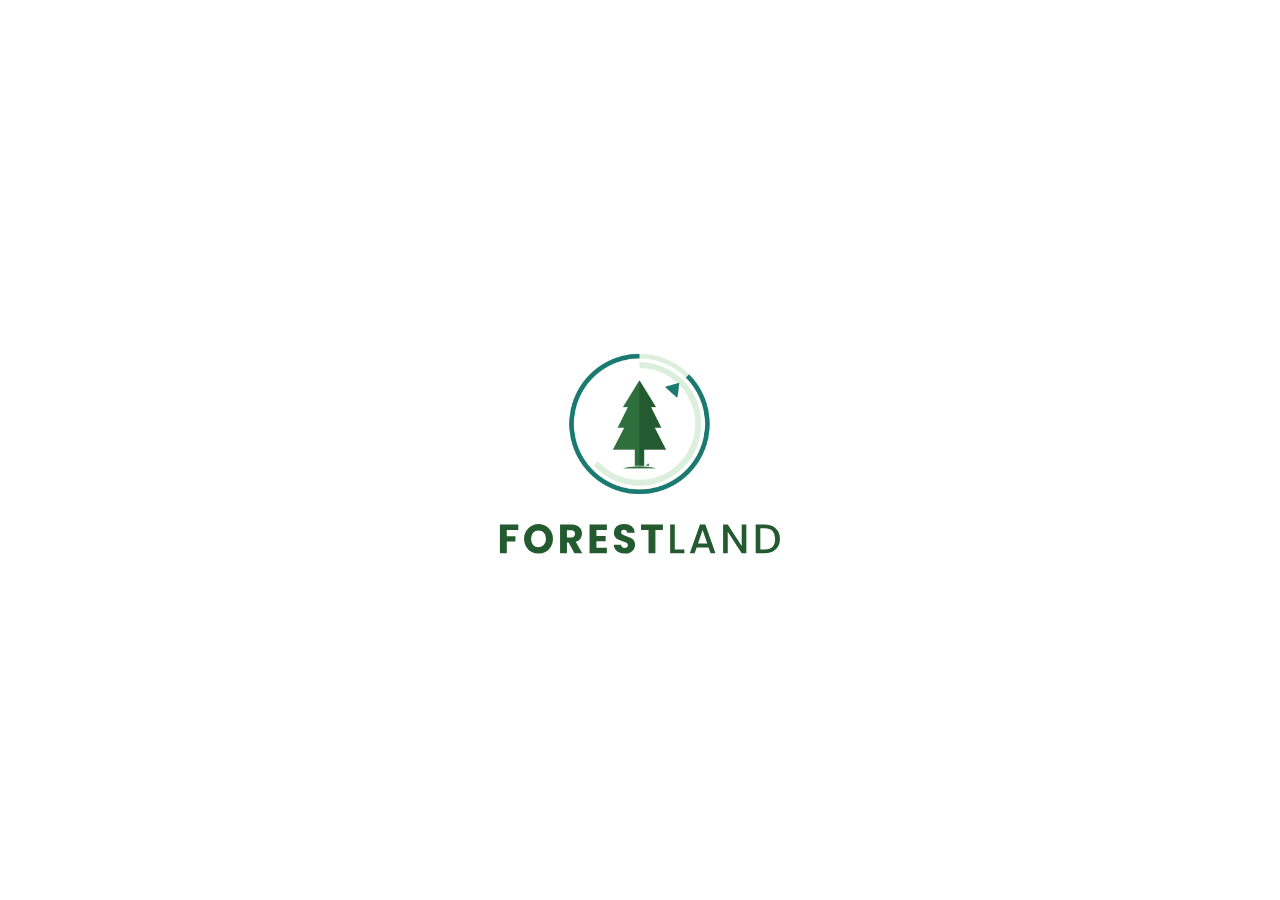
<file: Forestland/web/index.html>
<!doctype html>
<html lang="en"><head><meta charset="utf-8">
<meta name="viewport" content="width=device-width,initial-scale=1">
<title>Forestland</title>
<link rel="stylesheet" href="style.css">
<script src="fit.js"></script>
</head><body>
<div id="app">

<section id="loading" class="screen on"><div class="lock" role="img" aria-label="Forestland"><img class="mk lt" src="logo.png" alt=""><img class="mk dt" src="logo-dark.png" alt=""><img class="wm lt" src="wordmark.svg" alt=""><img class="wm dt" src="wordmark-light.svg" alt=""></div></section>

<section id="home" class="screen">
  <header class="bar">
    <button class="ic" id="btnMenu" aria-label="Menu"><svg viewBox="0 0 24 24"><path d="M3 8h18M3 16h12" stroke="currentColor" stroke-width="2.4" stroke-linecap="round"/></svg></button>
    <div class="pills"><span class="pill cn" id="pillCoin"></span><span class="pill gm" id="pillGem"></span></div>
    <button class="avatar" id="btnAvatar" aria-label="Settings"></button>
  </header>
  <div class="homerow"><button class="topsw homesw" role="switch" aria-checked="false" aria-label="Keep Forestland always on top"><span>Always on top</span><i></i><b>OFF</b></button><button id="btnSync" class="syncbtn">⟳ Sync</button></div>
  <div class="home-wrap">
    <div class="home-l">
      <p id="focusLine" class="focusline"></p>
      <input id="title" type="hidden">
      <div class="stage" id="stage"><div id="bubble" class="bubble" role="button" tabindex="0" aria-label="Your plant. Drag around it or scroll to set the time, click to change plant"></div></div>
    </div>
    <div class="home-r">
      <div id="timeBig" class="big">00:00</div>
      <p class="hint" id="modeHint"></p>
      <button class="cta" id="btnStart">Start Focus</button>
    </div>
  </div>
</section>

<section id="session" class="screen meadow">
  <button class="ic mute" id="btnMute" aria-label="Mute"></button>
  <div class="sidebtns"><button id="sWidget" class="widgetbtn" title="Open the desktop widget">▭ Widget</button><button class="topsw" role="switch" aria-checked="false" aria-label="Keep Forestland always on top"><span>Always on top</span><i></i><b>OFF</b></button></div>
  <input id="sTitle" type="hidden">
  <div class="patch"></div><div id="sTree" class="stree"></div>
  <div id="sTimer" class="big">00:00</div>
  <button id="sPause" class="pausebtn">Pause</button>
  <button id="sCtl" class="ctl">Cancel (10)</button>
</section>

<section id="withered" class="screen meadow dry">
  <div class="stree" id="wTree"></div>
  <div class="msg"><p id="wMsg">It’s okay. Try again next time.</p><p id="wTime" class="clk"></p></div>
  <button class="cta wide" id="wGo">Continue</button>
</section>

<section id="results" class="screen dark">
  <div class="pills tr"><span class="pill cn" id="rCoin"></span></div>
  <div id="rLand" class="rland"></div>
  <p id="rMsg" class="rmsg"></p>
  <div class="gain" id="rGain"></div>
  <button class="cta wide" id="rGo">Continue</button>
</section>

<section id="store" class="screen light">
  <header class="bar dk"><button class="ic" data-close>✕</button><div class="pills"><span class="pill cn" id="stCoin"></span><span class="pill gm" id="stGem"></span></div></header>
  <div class="tabs"><button data-tab="plants" class="on">Plants</button><button data-tab="lands">Land Style</button><button id="btnSort" class="ic sm" aria-label="Sort">↑↓</button></div>
  <div id="storeGrid" class="grid"></div>
</section>

<section id="settings" class="screen light page">
  <header class="bar dk"><button class="ic" data-close>✕</button><h2>Settings</h2></header>
  <div class="list" id="setBody"></div>
</section>
<section id="mindful" class="screen mind"></section>


<section id="importp" class="screen light page">
  <header class="bar dk"><button class="ic" data-close>✕</button><h2>Import my progress</h2></header>
  <div class="list">
    <label class="fld">Coins<input id="impCoin" type="number" min="0" inputmode="numeric"></label>
    <label class="fld">Gems<input id="impGem" type="number" min="0" inputmode="numeric"></label>
    <h3>Trees you already own</h3><div id="impTrees" class="checks"></div>
    <button class="cta wide dk" id="impSave">Save progress</button>
  </div>
</section>

<section id="about" class="screen light page">
  <header class="bar dk"><button class="ic" data-close>✕</button><h2>About</h2></header>
  <div class="list about">
    <div class="abhead">
      <div class="lock sm" role="img" aria-label="Forestland"><img class="mk lt" src="logo.png" alt=""><img class="mk dt" src="logo-dark.png" alt=""><img class="wm lt" src="wordmark.svg" alt=""><img class="wm dt" src="wordmark-light.svg" alt=""></div>
      <h1 class="sr">Forestland</h1>
      <p class="abver"><b>Version <span id="abVer">1.9</span></b><span id="abBuild"></span></p>
      <p class="abtag">A calm focus timer that grows a forest from your time.</p>
    </div>
    <div class="abgrid">
      <div class="scard abc"><h3>What it is</h3><p>Forestland is a personal, offline focus timer for Windows. Start a session and a tree grows while you stay focused; finish it and the tree joins your forest, give up and it withers. Over time your forest becomes a picture of the hours you have put in.</p></div>
      <div class="scard abc"><h3>What’s inside</h3><ul>
        <li><b>Focus timer</b> – stopwatch or countdown, a 10-second free cancel, pauses and a desktop widget.</li>
        <li><b>Forest</b> – <span id="abTrees">dozens of</span> trees that grow through four levels, <span id="abLands">several</span> land styles and a coin store.</li>
        <li><b>Records</b> – Forest overview with day, week, month, year and custom charts, planting record and timeline.</li>
        <li><b>Motivation</b> – daily check-ins, daily challenges and achievements.</li>
        <li><b>Mindful Space</b> – eight guided breathing techniques with gentle sound.</li>
        <li><b>Protection</b> – optional app and website blocking while you focus.</li>
        <li><b>Your way</b> – light, dark or automatic theme, custom phrases and reminders.</li>
      </ul></div>
      <div class="scard abc"><h3>Your data and privacy</h3><p>Everything is stored on this PC in <code>%APPDATA%\Forestland</code>. Forestland never connects to the internet by itself. Sync happens only when you press Sync and only through a folder you choose, and you can export or import a backup at any time.</p></div>
      <div class="scard abc"><h3>What’s new in <span class="abv2">1.9</span></h3><ul>
        <li>The whole app, the widget included, now resizes smoothly with its window and has a full-screen layout for every section.</li>
        <li>The desktop widget has no title bar, and three looks: Normal, Solid and Transparent with an opacity slider.</li>
        <li>Planting and stopping a session now ask you to confirm.</li>
        <li>Fixed a cancelled session that could come back as a running timer, and made today’s focus time match across Home and the Forest overview.</li>
      </ul></div>
      <div class="scard abc"><h3>Built with</h3><p>Python, pywebview (Microsoft Edge WebView2) and psutil on the desktop, with a plain HTML, CSS and JavaScript interface. All trees, lands and the Mindful Space pod were drawn by hand as vector art for Forestland.</p></div>
      <div class="scard abc"><h3>Credits</h3><p>Designed and owned by Dr. K. Alvi, vibe coded with the help of Claude (Anthropic).</p></div>
    </div>
    <p class="note abfoot">Inspired by the Forest focus-timer concept. Forestland is an independent project, not affiliated with or endorsed by Seekrtech.</p>
  </div>
</section>


<section id="overview" class="screen ovw">
  <header class="bar dk"><button class="ic" data-close>✕</button><h2>Overview</h2><button class="ic" id="ovShare" aria-label="Share">⤴</button></header>
  <div class="ovscroll">
    <div class="ov-l">
    <div class="otabs" id="ovTabs"><button data-p="day">Day</button><button data-p="week" class="on">Week</button><button data-p="month">Month</button><button data-p="year">Year</button><button data-p="custom">Custom</button></div>
    <div class="odate"><button class="ic" id="ovPrev" aria-label="Previous">‹</button><span id="ovLabel"></span><button class="ic" id="ovNext" aria-label="Next">›</button></div>
    <div id="ovCustom" class="ocustom"><input type="date" id="cFrom"><span>to</span><input type="date" id="cTo"></div>
    <div class="lmode" id="landMode" role="group" aria-label="Land type"><button data-m="garden">Garden</button><button data-m="forest">Forest</button></div>
    <div class="landwrap"><div id="ovLand" class="oland" role="button" tabindex="0" aria-label="Open planting record"></div><div class="zoomb" role="group" aria-label="Zoom the land"><button id="zIn" aria-label="Zoom in">+</button><button id="zFit" aria-label="Fit the whole land">⤢</button><button id="zOut" aria-label="Zoom out">−</button></div></div>
    <div class="ocount"><span id="ovOk"></span><span id="ovBad"></span></div>
    </div>
    <div class="ov-r">
    <div class="dcard"><h3>Focused Time Distribution</h3><p id="ovTotal"></p><div id="ovChart" class="chart"></div></div><div id="ovMore"></div>
    </div>
  </div>
</section>
<section id="timeline" class="screen dark page">
  <header class="bar dk"><button class="ic" data-close>✕</button><h2>Timeline</h2></header>
  <div id="tlList" class="tl"></div>
</section>
<section id="challenge" class="screen light page">
  <header class="bar dk"><button class="ic" data-close>✕</button><h2>Focus Challenge</h2><span class="pills"><span class="pill cn" id="chCoin"></span><span class="pill gm" id="chGem"></span></span></header>
  <div class="list" id="chBody"></div>
</section>
<section id="achievements" class="screen dark page">
  <header class="bar dk"><button class="ic" data-close>✕</button><h2>Achievements</h2></header>
  <div id="achList" class="ach"></div>
</section>
<div id="record" class="ov sheetov"><div class="sheet tall"><div class="grab"></div><div class="shead"><h2>Planting Record</h2></div><p class="note rn">Start–end times include any pauses. The minutes shown are your true focus time.</p><div id="recList" class="rec"></div></div></div>
<div id="sheet" class="ov sheetov"><div class="sheet"><div class="grab"></div><div class="shead"><h2>My Plants</h2><button class="ic sm" id="btnPSort" aria-label="Sort">↑↓</button></div><div id="plantGrid" class="grid"></div></div></div>
<div id="menu" class="ov menuov"><nav class="menu"><div class="logo" role="img" aria-label="Forestland"><img src="logo-dark.png" width="72" height="72" alt=""><img class="wm" src="wordmark-light.svg" width="150" alt=""></div>
  <button data-go="overview">Forest</button><button data-go="challenge">Focus Challenge</button><button data-go="mindful">Mindful Space</button><button data-go="timeline">Timeline</button><button data-go="achievements">Achievements</button><button data-go="store">Store</button><button data-go="widget">Desktop Widget</button><button data-go="settings">Settings</button><button data-go="about">About</button></nav></div>
<div id="popup" class="ov center"><div class="card"><button class="ic x" id="popX">✕</button><div id="popBody"></div></div></div>
<div id="dialog" class="ov center"><div class="card dlg"><h3 id="dTitle"></h3><p id="dText"></p><div class="dbtn"><button id="dNo">No</button><button id="dYes" class="red">Give Up</button></div></div></div>
<div id="toast"></div>
</div>
<script src="birch.js"></script>
<script src="flora.js"></script>
<script src="realtree.js"></script>
<script src="trees.js"></script>
<script src="catalog.js"></script>
<script src="species1.js"></script>
<script src="species2.js"></script>
<script src="lands2.js"></script>
<script src="lands.js"></script>
<script src="app.js"></script>
<script src="records.js"></script>
<script src="settings.js"></script>
<script src="mindful.js"></script>
</body></html>
</file>
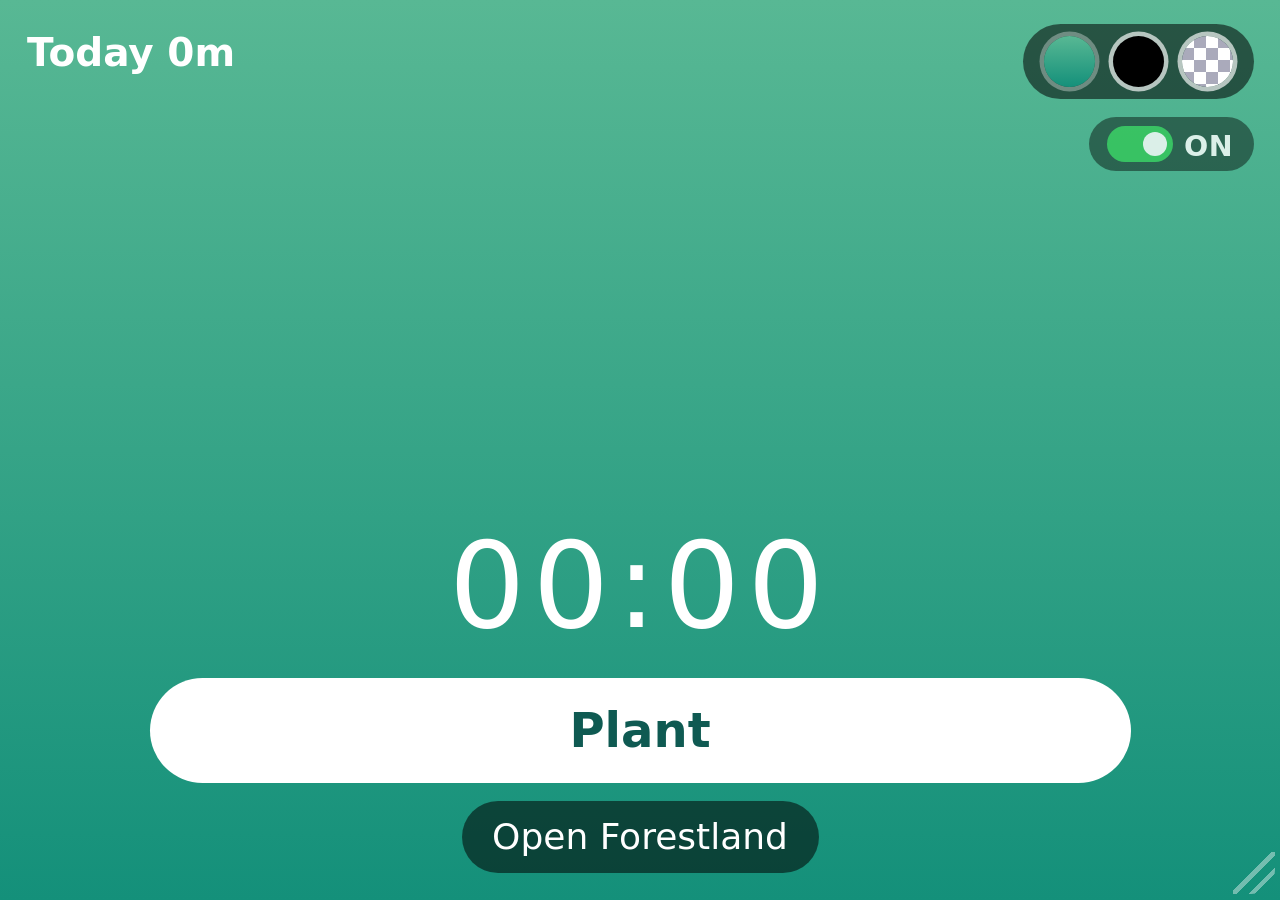
<file: Forestland/web/widget.html>
<!doctype html>
<html lang="en"><head><meta charset="utf-8"><meta name="viewport" content="width=device-width,initial-scale=1">
<title>Forestland Widget</title>
<style>
html,body{height:100%;margin:0;overflow:hidden}
body{font-family:"Segoe UI",system-ui,sans-serif;color:#fff;user-select:none;-webkit-user-select:none;background:transparent}
body[data-mode=normal]{background:linear-gradient(#58b894,#14907a)}
body[data-mode=solid]{background:#010101}                       /* the existing "solid" look: near-black, text gets a soft shadow */
body[data-mode=solid] #w,body[data-mode=clear] #w{text-shadow:0 1px 3px #000,0 0 6px #000a}
body[data-mode=clear] #w{text-shadow:0 1px 2px #000,0 0 5px #000,0 0 9px #000c}
/* #w is the layout box: widget.html scales it so everything grows and shrinks with the window (see fit()) */
#w{position:absolute;left:0;top:0;transform-origin:0 0;display:flex;flex-direction:column;align-items:center;padding:8px 9px 9px;box-sizing:border-box;gap:4px}
.top{width:100%;display:flex;justify-content:space-between;align-items:flex-start;gap:6px;min-height:0}
#today{font-weight:600;font-size:13px;padding-top:2px}
.tr{display:flex;flex-direction:column;align-items:flex-end;gap:6px;margin-left:auto}
#modes{display:flex;gap:6px;align-items:center;background:#0000008a;border-radius:13px;padding:4px 7px}
body[data-mode=clear] #modes{background:#101614}
#modes button{width:17px;height:17px;border-radius:50%;border:0;padding:0;cursor:pointer;position:relative;box-shadow:0 0 0 1.5px #ffffff55}
#modes button[data-m=normal]{background:linear-gradient(#58b894,#14907a)}
#modes button[data-m=solid]{background:#000;box-shadow:0 0 0 1.5px #ffffffaa}
#modes button[data-m=clear]{background:repeating-conic-gradient(#aab 0 25%,#fff 0 50%) 0 0/8px 8px;box-shadow:0 0 0 1.5px #ffffffaa}
#modes button.on{box-shadow:0 0 0 2px #fff,0 0 0 3.5px #0006}
/* always-on-top: a small, quiet ON/OFF switch */
#atop{display:inline-flex;align-items:center;gap:4px;background:#0000008a;color:#fff;border:0;border-radius:10px;padding:3px 6px 3px 6px;font-size:9.5px;font-weight:700;cursor:pointer;text-shadow:none;opacity:.8;font-family:inherit}
#atop:hover{opacity:1}
#atop i{position:relative;width:22px;height:12px;border-radius:6px;background:#ffffff40;flex:none;transition:background .15s}
#atop i::after{content:"";position:absolute;top:2px;left:2px;width:8px;height:8px;border-radius:50%;background:#fff;transition:transform .15s}
#atop.on i{background:#34c759}#atop.on i::after{transform:translateX(10px)}
#atop b{min-width:17px;text-align:left;font-weight:700;letter-spacing:.02em}
#tree{flex:1;min-height:0;width:100%;display:grid;place-items:center}
#tree svg{max-height:100%;max-width:78%;width:auto;height:100%;filter:drop-shadow(0 2px 4px #0006)}
#time{font-size:40px;line-height:1.1;letter-spacing:.06em;font-variant-numeric:tabular-nums}
#go{margin:5px 0 2px;width:80%;padding:8px 0;border:0;border-radius:24px;background:#fff;color:#0f5a52;font-size:16px;font-weight:600;cursor:pointer;text-shadow:none;font-family:inherit}
#go:active{transform:scale(.98)}
.row{display:flex;gap:6px;width:100%;justify-content:center}
#open{background:#0000008a;border:0;color:#fff;border-radius:12px;padding:5px 10px;cursor:pointer;font-size:12px;text-shadow:none;font-family:inherit}
/* ask again before planting or stopping (the main window is parked while the widget is open, so the question is asked here) */
#cf{display:none;flex-direction:column;align-items:center;gap:5px;width:92%;margin:3px 0 2px}
body.confirming #cf{display:flex}body.confirming #go{display:none}
#cfT{font-size:12.5px;font-weight:600;text-align:center;line-height:1.25}
#cf div{display:flex;gap:8px;width:100%;justify-content:center}
#cf button{flex:1;max-width:100px;padding:6px 0;border:0;border-radius:16px;font-size:13px;font-weight:700;cursor:pointer;font-family:inherit;text-shadow:none}
#cfNo{background:#0000008a;color:#fff}#cfYes{background:#fff;color:#0f5a52}#cfYes.red{background:#f26662;color:#fff}
body[data-mode=clear] #cfNo{background:#101614}
/* transparent mode: only the tree, the timer, Start/Stop, a way back and a way to the forest */
#forestI{display:none;background:#101614;border:0;border-radius:13px;width:27px;height:25px;padding:0;cursor:pointer;place-items:center}
#forestI svg{width:16px;height:16px}
#alpha{display:none;align-items:center;gap:6px;width:80%;margin-top:3px;opacity:.5;transition:opacity .2s;text-shadow:none}
#alpha:hover,#alpha:focus-within{opacity:1}
#alpha span{font-size:13px;line-height:1;text-shadow:0 1px 2px #000}
#alpha input{flex:1;min-width:0;height:14px;margin:0;accent-color:#fff;cursor:pointer}
body[data-mode=clear] #today,body[data-mode=clear] #atop,body[data-mode=clear] #open{display:none}
body[data-mode=clear] #forestI{display:grid}
body[data-mode=clear] #alpha{display:flex}
#grip{position:absolute;right:2px;bottom:2px;width:14px;height:14px;cursor:nwse-resize;opacity:.4;background:linear-gradient(135deg,transparent 0 46%,#fff 46% 54%,transparent 54% 68%,#fff 68% 76%,transparent 76%);border-radius:0 0 8px 0}
#grip:hover{opacity:.9}
button:focus-visible,input:focus-visible{outline:2px solid #fff;outline-offset:1px}
</style></head><body data-mode="normal">
<div id="w">
  <div class="top">
    <span id="today">Today 0m</span>
    <div class="tr">
      <div id="modes" role="group" aria-label="Widget look"><button data-m="normal" title="Normal" aria-label="Normal"></button><button data-m="solid" title="Solid" aria-label="Solid"></button><button data-m="clear" title="Transparent" aria-label="Transparent"></button></div>
      <button id="atop" class="on" role="switch" aria-checked="true" aria-label="Always on top" title="Always on top"><i></i><b>ON</b></button>
      <button id="forestI" title="Open Forestland" aria-label="Open Forestland"><svg viewBox="0 0 24 24" fill="none" stroke="#fff" stroke-width="2" stroke-linecap="round" stroke-linejoin="round"><path d="M12 3l5 7h-3l4 6H6l4-6H7z"/><path d="M12 16v5"/></svg></button>
    </div>
  </div>
  <div id="tree"></div><div id="time">00:00</div>
  <button id="go">Plant</button>
  <div id="cf"><span id="cfT"></span><div><button id="cfNo">No</button><button id="cfYes">Yes</button></div></div>
  <div class="row"><button id="open">Open Forestland</button></div>
  <label id="alpha" title="Opacity"><span aria-hidden="true">◐</span><input id="aR" type="range" min="25" max="100" step="1" value="100" aria-label="Opacity"></label>
  <span id="grip" role="presentation" title="Resize"></span>
</div>
<script src="birch.js"></script><script src="flora.js"></script><script src="realtree.js"></script><script src="trees.js"></script><script src="catalog.js"></script><script src="species1.js"></script><script src="species2.js"></script>
<script>
const api = () => window.pywebview && window.pywebview.api, $ = (s) => document.querySelector(s), $$ = (s) => [...document.querySelectorAll(s)];
let key = '', pinned = true, mode = 'normal', alpha = 100, st = { kind: 'idle' }, cfTimer = 0, cfAct = '';

/* ----- scale with the window: the layout box is at least 230 x 300 and is scaled to fill the window ----- */
function fit() {
  const W = innerWidth || 250, H = innerHeight || 330, z = Math.max(.5, Math.min(4, Math.min(W / 230, H / 300))), w = $('#w');
  w.style.width = (W / z).toFixed(1) + 'px'; w.style.height = (H / z).toFixed(1) + 'px'; w.style.transform = `scale(${z.toFixed(4)})`; window.__z = z;
}
addEventListener('resize', fit); fit();

function setTop(v) { pinned = !!v; const b = $('#atop'); b.classList.toggle('on', pinned); b.setAttribute('aria-checked', pinned); b.querySelector('b').textContent = pinned ? 'ON' : 'OFF'; }
function setMode(m, save) {
  mode = m; document.body.dataset.mode = m; $$('#modes button').forEach(b => { const on = b.dataset.m === m; b.classList.toggle('on', on); b.setAttribute('aria-pressed', on); });
  closeConfirm(); if (save && api()) api().widget_mode(m, alpha);
}
async function init() {
  try { const p = await api().get_prefs(); setTop(p.widgetTop); alpha = Math.max(25, Math.min(100, +p.widgetAlpha || 100)); $('#aR').value = alpha; setMode(['normal', 'solid', 'clear'].includes(p.widgetMode) ? p.widgetMode : 'normal', true); }
  catch (e) { setTop(true); setMode('normal'); }
  poll();
}
/* ----- state from the main window ----- */
async function poll() {
  if (!api()) return;
  try {
    const u = await api().widget_state(); if (!u || u.tree === undefined) return;
    const was = st.kind; st = u;
    $('#today').textContent = 'Today ' + u.today; $('#time').textContent = u.time; $('#go').textContent = u.running ? (u.kind === 'cancel' ? 'Cancel' : 'Stop') : 'Plant';
    if (cfAct && ((cfAct === 'plant' && u.running) || (cfAct === 'stop' && !u.running))) closeConfirm();   // the session changed while the question was open
    const k = [u.tree, u.lvl, u.scale, u.sprout].join(); if (k !== key) { key = k; $('#tree').innerHTML = u.sprout ? sproutSVG() : treeSVG(u.tree, u.lvl, { scale: u.scale }); }
  } catch (e) { }
}
/* ----- Plant / Stop with a confirmation ----- */
function closeConfirm() { clearTimeout(cfTimer); cfAct = ''; document.body.classList.remove('confirming'); }
function ask(act, text, yes, red) {
  cfAct = act; $('#cfT').textContent = text; const y = $('#cfYes'); y.textContent = yes; y.classList.toggle('red', !!red); document.body.classList.add('confirming');
  clearTimeout(cfTimer); cfTimer = setTimeout(closeConfirm, 9000);
}
$('#go').onclick = () => {
  if (!api()) return;
  if (!st.running) return ask('plant', 'Plant now?', 'Plant');
  if (st.kind === 'cancel') return api().cmd('stop');                     // the free cancel window needs no question
  if (st.kind === 'ok') return ask('stop', `Stop now and plant ${st.trees} tree${st.trees > 1 ? 's' : ''}?`, 'Stop');
  ask('stop', 'Give up? The tree will wither.', 'Give up', true);
};
$('#cfNo').onclick = closeConfirm;
$('#cfYes').onclick = () => { const a = cfAct; closeConfirm(); if (api() && a) api().cmd(a); setTimeout(poll, 300); };
/* ----- top-right controls ----- */
$('#atop').onclick = async () => { const v = !pinned; setTop(v); try { await api().set_top('widget', v); } catch (e) { } };
$$('#modes button').forEach(b => b.onclick = () => setMode(b.dataset.m, true));
$('#open').onclick = () => api() && api().open_main('home');
$('#forestI').onclick = () => api() && api().open_main('forest');
/* opacity (Transparent look only): follows the slider live, saved when it is released */
let aBusy = 0, aNext = null;
function pushAlpha() { if (!api() || aBusy || aNext == null) return; const v = aNext; aNext = null; aBusy = 1; Promise.resolve(api().widget_alpha(v)).catch(() => { }).then(() => { aBusy = 0; pushAlpha(); }); }
$('#aR').oninput = (e) => { alpha = +e.target.value; aNext = alpha; pushAlpha(); };
$('#aR').onchange = () => { if (api()) api().widget_mode(mode, alpha); };
/* ----- move the widget by dragging the background; resize from the corner grip or the window edges ----- */
document.body.addEventListener('pointerdown', (e) => { if (e.button !== 0 || !api() || e.target.closest('button,input,label,#grip')) return; api().drag_widget(); });
$('#grip').addEventListener('pointerdown', (e) => { if (e.button !== 0 || !api()) return; e.stopPropagation(); api().resize_widget(); });
document.addEventListener('contextmenu', (e) => e.preventDefault());
setInterval(poll, 700); window.addEventListener('pywebviewready', init);
</script></body></html>
</file>
<file: Forestland/web/style.css>
:root{--t1:#58b894;--t2:#2f9c82;--t3:#14907a;--ink:#fff;--card:#f6faf6;--cardink:#1f3a30;--sub:#5d7a6e;--acc:#1a6a60;--sheet:#e4f1ec;--page:#eef4f0;--bar:#2f7058;--line:#cfe0d8}
:root[data-theme=dark]{--t1:#2a6a58;--t2:#1c4f48;--t3:#0f3a38;--card:#1f302c;--cardink:#e4f2ea;--sub:#93b0a4;--acc:#6ad0a8;--sheet:#17251f;--page:#101a17;--bar:#173a30;--line:#2a403a}
*{box-sizing:border-box;margin:0}
html,body{height:100%}
body{font-family:"Segoe UI Variable","Segoe UI",system-ui,sans-serif;background:#0d1a15;color:var(--ink);overflow:hidden;-webkit-user-select:none;user-select:none}
button{font:inherit;color:inherit;background:none;border:0;cursor:pointer}
input{font:inherit}
button:focus-visible,input:focus-visible{outline:3px solid #fff8;outline-offset:2px}
#app{position:absolute;left:0;top:0;width:100%;height:100%;overflow:hidden;transform-origin:0 0}
.screen{position:absolute;inset:0;display:none;flex-direction:column;overflow:hidden}
.screen.on{display:flex}
#loading{background:#fff;align-items:center;justify-content:center}
.bar{display:flex;align-items:center;gap:10px;padding:16px 16px 8px}
.bar h2{flex:1;text-align:center;font-size:19px;margin-right:44px}
.bar.dk{background:var(--bar);color:#fff}
.ic{width:44px;height:44px;border-radius:50%;display:grid;place-items:center;font-size:18px}
.ic svg{width:26px;height:26px}.ic.sm{width:38px;height:38px;background:#0001;font-size:14px}
.pills{display:flex;gap:8px;flex:1;justify-content:center;align-items:center}
.pills.tr{position:absolute;right:16px;top:18px;flex:none}
.pill{display:inline-flex;align-items:center;gap:6px;font-weight:600;font-size:17px;padding:4px 6px}
.pill:before{content:"";width:22px;height:22px;border-radius:50%;background:radial-gradient(circle at 35% 30%,#ffe06a,#f0a800);box-shadow:inset 0 0 0 3px #fff8}
.pill.gem:before{border-radius:5px;background:linear-gradient(135deg,#9eeaf0,#2eaec4)}
#pillTime:before{background:radial-gradient(circle,#fff 38%,#f2b800 40%)}
.avatar{width:50px;height:50px;border-radius:50%;background:radial-gradient(circle,#f6b81a 55%,#fff 57%);position:relative}
.avatar:after{content:"";position:absolute;inset:14px 15px;background:#8a3a14;border-radius:0 80% 0 80%;transform:rotate(-10deg)}
/* home */
#home{background:linear-gradient(#58b894,#2f9c82 55%,#14907a)}
.home-wrap{flex:1;display:flex;flex-direction:column;align-items:center;min-height:0;padding:0 16px 22px}
.home-l{width:100%;flex:1;display:flex;flex-direction:column;align-items:center;min-height:0}
.title{background:none;border:0;color:#fff;font-size:22px;width:100%;max-width:520px;padding:8px 10px;opacity:.9}
.title::placeholder{color:#fffa}
.idle{font-size:15px;opacity:.92;margin:2px 0 6px;text-align:center;min-height:20px}
.stage{position:relative;flex:1;width:100%;max-width:560px;min-height:0;display:grid;place-items:center}
#dial,.bubble{position:absolute;aspect-ratio:1;height:min(100%,calc(92*var(--vw)))}
#dial{max-width:100%;touch-action:none}
#dial svg{width:100%;height:100%;overflow:visible}
.bubble{height:calc(min(100%,calc(92*var(--vw)))*.86);border-radius:50%;background:radial-gradient(circle at 50% 38%,#dff7d8,#b9eebc 55%,#9fe4cd);box-shadow:0 0 50px #e8ffd0aa,inset 0 0 36px #fff9;overflow:hidden;display:grid;place-items:center}
.bubble svg{position:absolute;width:62%;left:19%;bottom:15%;height:auto}
.bubble svg.isle{bottom:6%;left:11%;width:78%}
.home-r{width:100%;display:flex;flex-direction:column;align-items:center;gap:10px}
.big{font-size:min(calc(22*var(--vw)),92px);font-weight:300;letter-spacing:.07em;font-variant-numeric:tabular-nums;line-height:1.1;color:#fff;text-align:center}
.hint{font-size:13px;opacity:.85;text-align:center}
.cta{background:#fff;color:#0f5a52;border-radius:40px;padding:15px 0;min-width:min(78%,300px);font-size:20px;font-weight:500;box-shadow:0 4px 14px #0003}
.cta.wide{width:calc(100% - 48px);max-width:420px;margin:0 auto 26px}
.cta.dk{background:var(--acc);color:#fff}
.cta:active{transform:scale(.98)}
html.wide .home-wrap{flex-direction:row;gap:30px;padding:10px 40px 40px;align-items:center}
html.wide .home-l{height:100%}html.wide .home-r{width:42%;gap:18px}
html.wide .big{font-size:84px}
/* session */
.meadow{background:radial-gradient(ellipse at 80% 18%,#fbf88a,transparent 48%),radial-gradient(ellipse at 20% 22%,#a0b838,transparent 40%),linear-gradient(#ebdd62,#cdd568 38%,#9ccc3c 62%,#3e9406);align-items:center}
.meadow:before{content:"";position:absolute;inset:0;background:radial-gradient(ellipse 60px 40px at 14% 80%,#fff3,transparent),radial-gradient(ellipse 80px 50px at 82% 76%,#fff3,transparent),radial-gradient(ellipse 90px 40px at 88% 92%,#d6a82a99,transparent),radial-gradient(ellipse 70px 36px at 6% 88%,#fff5,transparent),radial-gradient(ellipse 80px 40px at 22% 95%,#fff2,transparent)}
.meadow>*{position:relative}
.meadow .title{align-self:flex-start;margin:78px 18px 0;width:auto}
.mute{position:absolute!important;right:20px;top:34px;color:#fff}
.patch{position:absolute!important;left:50%;top:56%;width:min(60%,420px);aspect-ratio:3/1;transform:translate(-50%,-50%);background:radial-gradient(ellipse,#fbf7a0 55%,transparent 71%)}
.stree{position:absolute!important;left:50%;top:56%;width:min(46%,300px);transform:translate(-50%,-86%)}
.stree svg{width:100%;display:block;overflow:visible}
#session .big,#withered .clk{position:absolute!important;bottom:130px;left:0;right:0}
.ctl{position:absolute!important;bottom:56px;font-size:22px;color:#fff;padding:10px 24px}
.dry{background:radial-gradient(ellipse at 80% 40%,#f8f68e,transparent 55%),linear-gradient(#c8c850,#e6ec8a 40%,#8cc040 66%,#087808)}
.dry .stree{top:50%}
.msg{position:absolute!important;bottom:150px;left:0;right:0;text-align:center;font-size:22px}
.clk{font-size:22px;color:#fff6a8;margin-top:12px;position:static!important}
#withered .cta{position:absolute;bottom:20px;left:50%;transform:translateX(-50%);margin:0}
/* results */
.dark{background:radial-gradient(ellipse at 50% 30%,#245a36,#0f3220 62%,#081c12);align-items:center}
.rland{width:min(88%,520px);margin-top:calc(12*var(--vh))}
.rland>svg{width:100%}
.rmsg{font-size:22px;text-align:center;margin:14px 20px 10px}
.gain{display:flex;gap:10px;align-items:center;background:#3fae5acc;border-radius:14px;padding:10px 22px;font-size:20px;font-weight:600;margin-bottom:auto}
.dark .cta{margin-top:auto}
/* overlays */
.ov{position:absolute;inset:0;display:none;z-index:20}.ov.on{display:flex}
.center{align-items:center;justify-content:center;background:#0006;backdrop-filter:blur(10px)}
.card{position:relative;background:var(--card);color:var(--cardink);border-radius:34px;padding:22px 20px;width:min(92%,380px);text-align:center;max-height:92%;overflow:auto}
.card .x{position:absolute;right:-8px;top:-10px;background:var(--card);box-shadow:0 2px 8px #0003;color:var(--cardink)}
.pop-tree svg{height:170px;width:auto}
.card h3{font-size:22px;margin:6px 0}.card p{color:var(--sub);line-height:1.5;font-size:16px}
.stages{display:flex;justify-content:space-between;margin:14px 0 6px;gap:4px}
.stages div{flex:1;font-size:13px;color:var(--sub)}.stages svg{height:70px;width:auto}
.ok{color:var(--acc);font-weight:600;font-size:19px;margin-top:10px}
.buy{margin-top:12px;background:var(--acc);color:#fff;border-radius:30px;padding:13px 0;width:100%;font-size:19px;font-weight:600}
.buy[disabled]{opacity:.55}.buy b{color:#ffd0c8}
.dlg h3{margin-bottom:8px}.dbtn{display:flex;gap:12px;margin-top:18px}.dbtn button{flex:1;padding:14px;border-radius:14px;font-weight:700;font-size:18px;color:var(--sub)}
.dbtn .red{background:#f26662;color:#fff}
.sheetov{align-items:flex-end;background:#0004}
.sheet{width:100%;max-height:82%;background:linear-gradient(var(--card),var(--sheet));color:var(--cardink);border-radius:34px 34px 0 0;padding:10px 16px 0;display:flex;flex-direction:column}
.grab{width:46px;height:5px;border-radius:3px;background:#0005;margin:0 auto 6px}
.shead{display:flex;justify-content:space-between;align-items:center;padding:4px 6px}
.shead h2{font-size:27px}
.grid{display:grid;grid-template-columns:repeat(auto-fill,minmax(104px,1fr));gap:10px;overflow:auto;padding:8px 4px 24px}
.cell{border-radius:24px;padding:10px 4px 8px;text-align:center;font-size:14px;color:var(--cardink)}
.cell.sel{background:#fffd;box-shadow:0 0 0 3px #fff}
.cell>svg{height:78px;width:auto;max-width:100%;display:block;margin:0 auto 4px}
.cell.land>svg{height:70px}
.price{display:block;margin:6px auto 0;border-radius:18px;background:#fff8;padding:6px 0;font-weight:600;font-size:15px;color:var(--acc)}
.price.own{background:#0001}.price.no{color:#b86a60}
.menuov{background:#0008}
.menu{width:min(78%,300px);height:100%;background:#102a1f;padding:36px 0;display:flex;flex-direction:column;overflow:auto}
.menu .logo{display:flex;flex-direction:column;align-items:center;gap:6px;margin-bottom:22px}
.menu button{text-align:left;padding:17px 30px;font-size:19px}.menu button:hover{background:#fff1}
/* pages */
.light{background:var(--page);color:var(--cardink)}
.tabs{display:flex;gap:10px;align-items:center;padding:12px 16px}
.tabs button:not(.ic){padding:11px 24px;border-radius:30px;font-weight:700;background:#0001;color:var(--sub)}
.tabs button.on{background:#fff;color:#0f4a42}.tabs .ic{margin-left:auto}
#storeGrid{flex:1;padding:6px 16px 30px}
.page .list{width:min(100%,560px);margin:0 auto;padding:12px 18px;overflow:auto;display:flex;flex-direction:column;gap:12px}
.list h3{margin-top:10px;font-size:17px}
.seg{display:flex;border-radius:14px;overflow:hidden;border:2px solid var(--acc)}
.seg button{flex:1;padding:12px;font-weight:600}.seg .on{background:var(--acc);color:#fff}
.row{text-align:left;padding:16px;border-radius:14px;background:var(--card);font-size:17px}
.note,.about p{color:var(--sub);font-size:14px;line-height:1.5}.about p{font-size:17px;color:var(--cardink)}.about h1{font-size:34px}
.fld{display:flex;flex-direction:column;gap:6px;font-weight:600}.fld input{padding:13px;border-radius:12px;border:2px solid var(--line);background:var(--card);color:var(--cardink);font-size:18px}
.checks{display:grid;grid-template-columns:repeat(auto-fill,minmax(150px,1fr));gap:8px}
.checks label{display:flex;gap:8px;align-items:center;padding:8px 10px;border-radius:12px;background:var(--card)}
.checks svg{height:34px;width:auto}
#toast{position:absolute;left:50%;bottom:40px;transform:translateX(-50%);background:#000b;color:#fff;padding:10px 20px;border-radius:24px;opacity:0;pointer-events:none;transition:opacity .25s;z-index:50;white-space:nowrap}
#toast.on{opacity:1}
@media (prefers-reduced-motion:reduce){*{transition:none!important;animation:none!important}}
#popBody>div>svg{width:100%;max-width:340px}
/* ---- stage 2 ---- */
.ovw{background:linear-gradient(#6cb89a,#58a0c4 62%,#5498c8)}
.ovscroll{flex:1;overflow:auto;padding:12px 14px 24px;width:min(100%,640px);margin:0 auto}
.otabs{display:flex;background:#0003;border-radius:14px;padding:4px}.otabs button{flex:1;padding:9px 0;border-radius:11px;font-weight:700;font-size:14px;color:#fff}.otabs .on{background:#fff;color:#1b3a30}
.odate{display:flex;align-items:center;justify-content:space-between;margin:10px 0 0;font-size:18px}.odate .ic{font-size:30px}.odate button:disabled{opacity:.25}
.ocustom{display:none;gap:8px;align-items:center;justify-content:center;margin:6px 0}.ocustom input{padding:8px;border-radius:10px;border:0;background:#fff;color:#123}
.oland{display:block;width:100%;margin:6px 0 0;background:none}.oland>svg{width:100%;display:block}
.ocount{display:flex;gap:20px;justify-content:flex-end;font-size:20px;font-weight:700;padding-right:16px}.ocount span{display:flex;align-items:center;gap:6px}
.lf{display:inline-block;width:20px;height:22px;background:#fff;border-radius:0 80% 0 80%;transform:rotate(-8deg);opacity:.95}.lf.bad{background:#b98a5a}.rcard .lf,.tcard .lf{background:#4fb36a;width:13px;height:14px;margin-right:3px}.rcard .lf.bad{background:#b98a5a}
.dcard{background:#f4f4f2;color:#1f2d28;border-radius:26px;padding:18px 16px;margin-top:14px}.dcard h3{font-size:21px;border-bottom:1px solid #ddd;padding-bottom:12px}.dcard p{margin:12px 0;color:#667}.dcard b{color:#3a9a78}
.chart{display:flex;gap:6px;height:190px}.yax{display:flex;flex-direction:column;justify-content:space-between;font-size:12px;color:#889;padding-bottom:20px;min-width:34px}
.bars{flex:1;display:grid;grid-template-columns:repeat(var(--n),1fr);gap:3px;align-items:stretch;border-left:1px solid #e4e4e0}
.bcol{display:flex;flex-direction:column;justify-content:flex-end;align-items:center;min-width:0}.bcol .bar{width:min(100%,38px);background:#4f9f86;border-radius:6px 6px 2px 2px;margin-bottom:2px;flex:none;display:block}
.bcol small{height:18px;font-size:11px;color:#778;white-space:nowrap}.bcol{position:relative}.bcol .bar{position:relative}
.tall{max-height:88%}.rn{padding:2px 8px 8px}.rec{overflow:auto;padding:0 4px 24px}.rec h4{margin:14px 6px 8px;font-size:17px}
.rcard,.tcard{display:flex;align-items:center;gap:10px;background:#fffc;border-radius:18px;padding:8px 10px;margin-bottom:8px;color:var(--cardink)}
.thumb{width:54px;height:54px;flex:none;display:grid;place-items:center}.thumb svg{height:52px;width:auto}
.rmid{flex:1;min-width:0;display:flex;flex-direction:column;gap:2px}.rmid small{color:var(--sub)}.rmin{font-size:22px;font-weight:700;text-align:center}.rmin small{display:block;font-size:11px;font-weight:400;color:var(--sub)}
.tl{flex:1;overflow:auto;padding:8px 18px 30px;width:min(100%,560px);margin:0 auto}
.tday{margin:14px 0 8px}.tday span{background:#2d7a52;padding:7px 18px;border-radius:20px;font-weight:600}
.tevt{display:flex;gap:14px;position:relative;padding-bottom:14px}.tevt:before{content:"";position:absolute;left:11px;top:26px;bottom:0;width:2px;background:#3d8a62}
.dot{flex:none;width:24px;height:24px;border-radius:50%;background:#58c070;position:relative;margin-top:2px;z-index:1}.dot.bad{background:#b98a5a}
.tevt p{color:#cfe8d8;font-size:14px;margin:2px 0 8px}.tevt>div{flex:1;min-width:0}.tcard{background:#1d4a38;color:#fff}.tcard .rmid small{color:#bcd8c8}.tcard .ic{color:#fff}
.page .cc{background:var(--card);border-radius:26px;padding:18px;display:flex;flex-direction:column;gap:12px}
.chd{display:flex;justify-content:space-between;align-items:baseline}.chd h3{margin:0;font-size:22px}.rf{font-size:13px;color:var(--sub)}
.slots{display:flex;gap:10px}.slot{flex:1;border-radius:20px;background:#fdf1b8;padding:14px 0;display:flex;flex-direction:column;align-items:center;gap:4px;color:#7a5a08}.slot .coin{width:46px;height:46px;border-radius:50%;background:radial-gradient(circle at 35% 30%,#ffe06a,#f0a800);display:grid;place-items:center;color:#2a8a2a;font-size:28px;font-weight:700}.slot.done{opacity:.7}
.ch{position:relative;border-radius:22px;background:#dcecf8;padding:16px 16px 16px;display:flex;flex-direction:column;gap:12px;color:#223}.ch.done{background:#e3f0dd}.cht{font-size:18px;font-weight:600;padding-right:70px}
.prog{position:relative;height:30px;border-radius:15px;background:#ececec;overflow:hidden;margin-right:56px}.prog div{position:absolute;inset:0 auto 0 0;background:#f9cf40}.prog span{position:relative;display:block;text-align:center;line-height:30px;font-size:14px;font-weight:600;color:#7a5a08}
.gift{position:absolute;right:12px;bottom:10px;width:64px;height:60px;font-size:30px;display:flex;flex-direction:column;align-items:center;justify-content:center;border-radius:16px;color:#2a8a2a}.gift small{font-size:11px;color:#556;margin-top:-2px}.gift.ready{background:#fff8;animation:pulse 1.2s infinite}
@keyframes pulse{50%{transform:scale(1.07)}}
.ach{flex:1;overflow:auto;padding:10px 16px 30px;width:min(100%,600px);margin:0 auto;display:flex;flex-direction:column;gap:10px}
.arow{display:flex;align-items:center;gap:14px;background:#1d4a38;border-radius:20px;padding:12px 14px}.arow.got{opacity:.55}.amid{flex:1;min-width:0}.amid b{display:block;font-size:18px}.amid span{font-size:13px;color:#bcd8c8}
.arow em{font-style:normal;font-weight:700;color:#ffd75a;min-width:44px;text-align:right}.claim{background:#ffd75a;color:#3a2a00;border-radius:20px;padding:9px 14px;font-weight:700}
.dark .bar{align-self:stretch}.dark.page .bar{width:100%}
#challenge .bar h2{margin-right:0;font-size:17px;white-space:nowrap}
/* ---- stage 3 ---- */
.syncbtn{position:absolute;right:16px;top:74px;z-index:3;background:#0003;color:#fff;border-radius:16px;padding:7px 14px;font-size:14px;font-weight:600}
.pausebtn{position:absolute!important;bottom:104px;left:50%;transform:translateX(-50%);color:#fff;background:#0002;border-radius:20px;padding:7px 22px;font-size:15px}
.scard{background:var(--card);border-radius:22px;padding:6px 14px 10px}.scard h3{padding:12px 4px 4px;font-size:18px}
.who{padding:14px 4px 8px;display:flex;flex-direction:column}.who small{color:var(--sub)}
.srow{width:100%;display:flex;justify-content:space-between;align-items:center;gap:10px;padding:14px 4px;border-top:1px solid var(--line);text-align:left;font-size:16px;color:var(--cardink)}
.srow em{font-style:normal;color:var(--sub);font-size:14px;text-align:right}
.tg{width:48px;height:28px;border-radius:14px;background:#bbb;position:relative;flex:none;transition:background .2s}.tg:after{content:"";position:absolute;left:3px;top:3px;width:22px;height:22px;border-radius:50%;background:#fff;transition:left .2s}.tg.on{background:var(--acc)}.tg.on:after{left:23px}
.seg.mini{border-width:1px}.seg.mini button{padding:7px 10px;font-size:13px}
.opts{display:flex;flex-direction:column;gap:8px;margin-top:10px}.opt{padding:13px;border-radius:14px;background:#0001;font-size:17px;color:var(--cardink)}.opt.on{background:var(--acc);color:#fff}
.card textarea{width:100%;margin-top:10px;padding:10px;border-radius:12px;border:2px solid var(--line);background:var(--card);color:var(--cardink);font:inherit;resize:vertical}
.card .fld{text-align:left;margin-top:10px}.card .fld input{width:100%}
.rrow{display:flex;gap:10px;align-items:center;justify-content:space-between;padding:8px 4px;border-top:1px solid var(--line)}
.days{display:flex;gap:4px;margin:10px 0;justify-content:space-between}.days label{display:flex;flex-direction:column;align-items:center;font-size:12px;gap:2px}
.mind{background:radial-gradient(ellipse at 50% 40%,#10c010,#008a10 45%,#00401a 80%);align-items:center;color:#fff}
.mpill{margin-top:44px;background:#fff3;padding:8px 24px;border-radius:20px;font-weight:600;font-size:18px}
.mpod{position:relative;width:min(70%,320px);margin-top:calc(9*var(--vh))}.mpod.sm{width:150px;margin:calc(6*var(--vh)) auto 10px}.pod{width:100%;display:block;filter:drop-shadow(0 0 34px #d8ff7a99)}
.lfs{position:absolute;width:34px;height:7px;border-radius:4px;background:#2e8a2e;opacity:.8;animation:drift 7s linear infinite}.l1{left:-20px;top:30%}.l2{right:-30px;top:12%;animation-delay:-3s}.l3{left:20%;bottom:-6%;animation-delay:-5s}
@keyframes drift{0%{transform:translate(0,-20px) rotate(-30deg);opacity:0}20%{opacity:.8}100%{transform:translate(30px,120px) rotate(30deg);opacity:0}}
.wind{margin-top:auto;margin-bottom:24px;width:78px;height:78px;border-radius:50%;background:#fff3;border:2px solid #fff6;display:grid;place-items:center}
.mbar{display:flex;justify-content:space-around;width:min(100%,420px);padding:0 10px 36px}.mbar.one{justify-content:center;margin-top:auto}.mbar button{padding:10px 18px;font-size:17px;color:#e8ffe8;opacity:.9}
.mhold{position:absolute;bottom:14px;font-size:14px;opacity:.9}
.mind h2{margin-top:calc(14*var(--vh));font-size:34px}.mprog{width:230px;height:5px;border-radius:3px;background:#fff3;margin-top:14px;overflow:hidden}.mprog div{height:100%;background:#fff;width:0}
.mring{margin-top:calc(6*var(--vh));width:min(62%,300px);aspect-ratio:1;border-radius:50%;background:radial-gradient(circle,#ffffffcc 55%,#ffffff44 72%,transparent 74%);display:grid;place-items:center;box-shadow:0 0 60px #f0ffb0aa}.mcircle{width:78%;aspect-ratio:1;border-radius:50%;background:#fff;overflow:hidden;display:grid;place-items:center}.mcircle .pod{filter:none;margin-top:26%;width:96%}
.mdone{display:flex;flex-direction:column;align-items:center;gap:12px;margin-top:calc(8*var(--vh));padding:0 24px;text-align:center}.mdone h2{margin:6px 0 0}.mdone p{opacity:.9}.cta.ghost{background:#fff3;color:#fff;box-shadow:none}
/* ---- v1.1: home 3D bubble, tags, coin/gem icons ---- */
.pill:before{background:none;box-shadow:none;border-radius:0}
.pill{padding-left:0}.pill:before{content:"";width:26px;height:26px;display:inline-block;flex:none}
.pill.gem:before{background:none}
.tagchip{align-self:flex-start;margin:6px 0 0 14px;display:flex;align-items:center;gap:8px;font-size:19px;padding:6px 8px;color:#fff}.tagchip i{width:14px;height:14px;border-radius:50%;background:#f6d684;display:inline-block}
.tdot{display:inline-block;width:14px;height:14px;border-radius:50%;margin-right:10px;vertical-align:-1px}.opt{display:flex;align-items:center}
.home-l .title{margin-left:4px}
.stage{touch-action:none;cursor:grab}
.bubble{position:relative;width:min(calc(80*var(--vw)),calc(46*var(--vh)),440px);height:auto;aspect-ratio:1;border-radius:50%;overflow:visible;display:block;background:radial-gradient(circle at 50% 30%,#eaf9dc 0%,#c4f0c4 38%,#a2e8cf 70%,#8fdcc6 100%);box-shadow:0 0 70px 8px #e2ffc866,inset 0 -18px 40px #ffffff55,inset 0 0 36px #ffffff88,inset 0 14px 30px #ffffffaa}
.bubble:before{content:"";position:absolute;right:11%;top:7%;width:24%;height:11%;border-radius:50%;background:linear-gradient(#ffffffcc,#ffffff22);transform:rotate(35deg);filter:blur(1px)}
.bubble:after{content:"";position:absolute;inset:0;border-radius:50%;box-shadow:inset 0 0 0 3px #ffffff66;pointer-events:none}
.bubble svg.isle{position:absolute;left:9%;width:82%;bottom:7%;height:auto;filter:drop-shadow(0 8px 10px #1a6a4a55)}
.bubble>svg:not(.isle){position:absolute;left:25%;width:50%;bottom:34%;height:auto;z-index:2}
.home-wrap{justify-content:flex-start}.home-l{flex:1}
.stage{flex:1;display:grid;place-items:center}
html.wide .bubble{width:min(calc(46*var(--vw)),calc(72*var(--vh)),520px)}
.slot{position:relative}.slot .coin,.slot .cnI{width:50px;height:50px;display:block;background-size:contain!important}.slot.locked{background:#e6e3d6;color:#7d7a68}.slot.locked .cnI{filter:grayscale(1) brightness(.85);opacity:.7}
.slot .lock{position:absolute;top:8px;right:8px;font-size:18px}.slot small{font-size:11px;color:#7d7a68;min-height:14px}.slot.ready{box-shadow:0 0 0 3px #f6c21c;animation:pulse 1.4s infinite}
.price{display:flex;align-items:center;justify-content:center;gap:6px}.price i,.buy i{width:20px;height:20px;display:inline-block;vertical-align:-4px}
.dcard p b,.dcard p{line-height:1.5}.dcard svg text{font-family:inherit}
.tr{position:relative;display:grid;grid-template-columns:1fr auto;column-gap:10px;margin:14px 0 22px;font-size:14px;color:#566}.tr .trk{grid-column:1;height:12px;border-radius:6px;background:#e8e8e4;position:relative}.tr .trk i{display:block;height:100%;border-radius:6px;background:#a9d3c4;position:relative}.tr .trk i:after{content:"";position:absolute;right:-2px;top:-2px;width:16px;height:16px;border-radius:50%;background:#fff;border:3px solid #a9d3c4;box-sizing:border-box}
.tr span{grid-column:1/3}.tr em{grid-column:2;grid-row:2;font-style:normal;color:#667}.tr small{position:absolute;bottom:-18px;color:#99a}
.trow{display:flex;align-items:center;gap:10px;padding:12px 4px;border-top:1px solid #eee;color:#566}.trow i{width:16px;height:16px;border-radius:50%;flex:none}.trow span{flex:1}.trow b{font-weight:400;min-width:44px}.trow em{font-style:normal;min-width:84px;text-align:right}
.fav{display:flex;align-items:center;gap:10px;margin:12px 0;color:#566}.fav .thumb{width:54px;height:54px}.favm{flex:1;display:flex;flex-direction:column;gap:6px;font-size:14px}.favm .trk{height:12px;border-radius:6px;background:#e8e8e4}.favm .trk i{display:block;height:100%;border-radius:6px;background:#a9d3c4}.fav em{font-style:normal;min-width:70px;text-align:right}

.focusline{align-self:flex-start;margin:8px 14px 0;font-size:15px;line-height:1.3;color:#fff;opacity:.95}

.topsw{display:inline-flex;align-items:center;gap:7px;background:#0003;color:#fff;border:0;border-radius:16px;padding:6px 10px 6px 12px;font-size:13px;font-weight:600;cursor:pointer}
.topsw i{position:relative;width:34px;height:18px;border-radius:9px;background:#0006;transition:background .15s;flex:none}
.topsw i::after{content:"";position:absolute;top:2px;left:2px;width:14px;height:14px;border-radius:50%;background:#fff;transition:transform .15s}
.topsw b{min-width:26px;text-align:left;font-size:12px}
.topsw.on i{background:#34c759}.topsw.on i::after{transform:translateX(16px)}
.homesw{position:absolute;left:16px;top:74px;z-index:3}
.sidebtns{position:absolute;right:14px;top:14px;z-index:3;display:flex;gap:8px;align-items:center}
.widgetbtn{background:#0003;color:#fff;border:0;border-radius:16px;padding:7px 12px;font-size:13px;font-weight:600;cursor:pointer}

/* ---- v1.6: Home layout, smaller bubble, knob, calmer time font ---- */
.homerow{display:flex;justify-content:space-between;align-items:center;padding:4px 16px 0;position:relative;z-index:3}
.homerow .homesw,.homerow .syncbtn{position:static}
.bubble{width:min(calc(64*var(--vw)),calc(37*var(--vh)),352px)}
html.wide .bubble{width:min(calc(37*var(--vw)),calc(58*var(--vh)),416px)}
.bubble .twrap{position:absolute;left:25%;width:50%;bottom:34%;z-index:2;transform-origin:50% 100%;transition:transform .2s ease-out}
.bubble .twrap svg{position:static;display:block;width:100%;height:auto}
.bubble>svg.ring{position:absolute;left:-6%;top:-6%;bottom:auto;width:112%;height:112%;z-index:4;pointer-events:none;overflow:visible}
.ring .rt{stroke:#ffffff55;stroke-width:1.1;stroke-dasharray:.6 1.4}.ring .rp{stroke:#fff;stroke-width:1.8;stroke-linecap:round;opacity:.9}
.ring .kn{stroke:#ffffff;stroke-width:.9;filter:drop-shadow(0 .6px 1.2px #0a4a3a99)}
.big{font-size:min(calc(13*var(--vw)),54px);font-weight:600;letter-spacing:.02em}
html.wide .big{font-size:52px}

/* ---- v1.6: charts (discrete bars, smooth line) ---- */
:root{--cbar:#3fa88a;--cpk:#16705a}:root[data-theme=dark]{--cbar:#58cfa6;--cpk:#a4f2d6}
.chart{display:block!important;height:auto!important}
.chsvg{display:block;overflow:visible}.chsvg text{font-family:inherit}
.chsvg .cg{stroke:var(--line);stroke-width:.7}.chsvg .ca{stroke:var(--sub);stroke-width:.9;opacity:.6}
.chsvg .ct{fill:var(--sub);font-size:9px}.chsvg .cv{font-size:8.5px;font-weight:600}.chsvg .cx{font-size:8px}.chsvg .cu{font-size:9px;font-weight:600}
.chsvg .cb{fill:var(--cbar)}.chsvg .cb.pk{fill:var(--cpk)}
.chsvg .cl{stroke:var(--cbar);stroke-width:2.2;stroke-linejoin:round;stroke-linecap:round}
.chsvg .cd{fill:var(--card);stroke:var(--cbar);stroke-width:1.6}.chsvg .cd.pk{fill:var(--cpk);stroke:var(--card);stroke-width:2}
.chsvg .cp{stroke:var(--sub);stroke-dasharray:3 3;opacity:.5}.chsvg .pkt{fill:var(--cpk)}

/* ---- v1.6: lands ---- */
.lmode{display:flex;gap:6px;margin:10px auto 0;width:max-content;background:#0003;border-radius:14px;padding:4px}.lmode button{padding:7px 18px;border-radius:11px;font-weight:700;font-size:14px;color:#fff}.lmode .on{background:#fff;color:#1b3a30}
.oland{display:block;width:100%;margin:8px 0 0;background:none;overflow:auto;max-height:min(calc(66*var(--vh)),560px);cursor:grab;touch-action:pan-x pan-y;scrollbar-width:thin;border-radius:18px}
.oland>svg{display:block;margin:0 auto;max-width:none;width:auto}.oland:active{cursor:grabbing}
.rland{overflow:auto}.rland>svg{display:block;margin:0 auto;max-width:none}
@keyframes landIn{from{opacity:0;transform:scale(.94)}to{opacity:1;transform:none}}

/* ---- v1.6: dark mode everywhere ---- */
:root[data-theme=dark] #loading{background:#0d1a15}
:root[data-theme=dark] #home{background:linear-gradient(#1f4a40,#173c37 55%,#0e2c2a)}
:root[data-theme=dark] .ovw{background:linear-gradient(#1b4a40,#193f52 62%,#153650)}
:root[data-theme=dark] .meadow{background:radial-gradient(ellipse at 80% 18%,#46562a,transparent 48%),radial-gradient(ellipse at 20% 22%,#2c3c1a,transparent 40%),linear-gradient(#222c18,#27381a 38%,#1d3615 62%,#0c2008)}
:root[data-theme=dark] .meadow:before{opacity:.35}
:root[data-theme=dark] .patch{background:radial-gradient(ellipse,#8a8a40aa 55%,transparent 71%)}
:root[data-theme=dark] .dry{background:radial-gradient(ellipse at 80% 40%,#4a4c26,transparent 55%),linear-gradient(#2a2c18,#34401e 40%,#25401a 66%,#0b2408)}
:root[data-theme=dark] .mind{background:radial-gradient(ellipse at 50% 40%,#0b5a16,#06480f 45%,#021c0b 80%)}
:root[data-theme=dark] .bubble{background:radial-gradient(circle at 50% 30%,#2d6a5c 0%,#22544c 38%,#194640 70%,#12383a 100%);box-shadow:0 0 70px 8px #3fb89a22,inset 0 0 40px #0a2a2a99}
:root[data-theme=dark] .bubble:before{background:linear-gradient(#ffffff55,#ffffff08)}
:root[data-theme=dark] .bubble:after{box-shadow:inset 0 0 0 3px #ffffff30}
:root[data-theme=dark] .bubble svg.isle{filter:brightness(.72) saturate(.9) drop-shadow(0 8px 10px #00000066)}
:root[data-theme=dark] .cta{background:#d6efe3;color:#0d3b30}
:root[data-theme=dark] .tabs button.on,:root[data-theme=dark] .otabs .on,:root[data-theme=dark] .lmode .on{background:#d6efe3;color:#0d3b30}
:root[data-theme=dark] .dcard{background:var(--card);color:var(--cardink)}
:root[data-theme=dark] .dcard h3{border-color:var(--line)}:root[data-theme=dark] .dcard p{color:var(--sub)}:root[data-theme=dark] .dcard b{color:var(--acc)}
:root[data-theme=dark] .rcard{background:#24382fdd;color:var(--cardink)}
:root[data-theme=dark] .ocustom input{background:var(--card);color:var(--cardink)}
:root[data-theme=dark] .slot{background:#4b4222;color:#f2dc8a}:root[data-theme=dark] .slot.locked{background:#26302c;color:#8aa196}:root[data-theme=dark] .slot small{color:#b8a868}
:root[data-theme=dark] .ch{background:#1f3a4c;color:var(--cardink)}:root[data-theme=dark] .ch.done{background:#213f2e}
:root[data-theme=dark] .prog,:root[data-theme=dark] .tr .trk,:root[data-theme=dark] .favm .trk{background:#2c3b36}
:root[data-theme=dark] .tr .trk i,:root[data-theme=dark] .favm .trk i{background:#3f8f78}
:root[data-theme=dark] .tr,:root[data-theme=dark] .tr em,:root[data-theme=dark] .tr small{color:var(--sub)}
:root[data-theme=dark] .price,:root[data-theme=dark] .pop .buy{color:#e8f6ee}
:root[data-theme=dark] .price:not(.own){background:#ffffff1c}
:root[data-theme=dark] .rec h4,:root[data-theme=dark] .note{color:var(--sub)}
:root[data-theme=dark] .oland{background:none}
:root[data-theme=dark] .scene{filter:brightness(.82) saturate(.95)}
:root[data-theme=dark] .topsw,:root[data-theme=dark] .widgetbtn,:root[data-theme=dark] .syncbtn{background:#0000005a}
:root[data-theme=dark] .scard,:root[data-theme=dark] .cc{background:var(--card);color:var(--cardink)}
:root[data-theme=dark] .sheet,:root[data-theme=dark] .dlg{color:var(--cardink)}
:root[data-theme=dark] input,:root[data-theme=dark] select,:root[data-theme=dark] textarea{background:var(--card);color:var(--cardink);border-color:var(--line)}
:root[data-theme=dark] .stree svg,:root[data-theme=dark] .thumb svg{filter:brightness(.92)}

/* ---- v1.7: map zoom ---- */
.landwrap{position:relative}
.zoomb{position:absolute;right:8px;bottom:10px;display:flex;flex-direction:column;gap:6px;z-index:3}
.zoomb button{width:38px;height:38px;border-radius:50%;background:#ffffffe6;color:#1b3a30;font-size:22px;font-weight:700;line-height:1;box-shadow:0 2px 8px #0003}
:root[data-theme=dark] .zoomb button{background:#24382fe6;color:#d6efe3;box-shadow:0 2px 8px #0008}

/* ---- v1.7: new logo + name style ---- */
.lock{display:flex;flex-direction:column;align-items:center;gap:18px}.lock .mk{width:132px;height:132px}.lock .wm{width:240px;height:auto}
.lock.sm{margin:6px 0 4px;gap:12px}.lock.sm .mk{width:104px;height:104px}.lock.sm .wm{width:210px}
.lt{display:block}.dt{display:none}:root[data-theme=dark] .lt{display:none}:root[data-theme=dark] .dt{display:block}
.sr{position:absolute;width:1px;height:1px;overflow:hidden;clip:rect(0 0 0 0);white-space:nowrap}
.menu .logo .wm{height:auto;margin-top:2px}

/* Mindful Space: breathing techniques */
.mtrow{display:flex;gap:8px;align-items:center;justify-content:center;margin-top:12px;padding:0 14px;max-width:100%}
.mtech{display:flex;align-items:center;gap:8px;background:#fff3;border:1px solid #fff5;border-radius:22px;padding:8px 14px;color:#fff;font-size:15px;min-width:0}
.mtech b{font-weight:700;white-space:nowrap;overflow:hidden;text-overflow:ellipsis;max-width:calc(46*var(--vw))}.mtech span{opacity:.85;font-size:13px;white-space:nowrap}.mtech i{font-style:normal;opacity:.8}
.mgear{background:#fff2;border-radius:22px;padding:8px 14px;color:#fff;font-size:14px}
.mwhy{margin:8px 24px 0;font-size:14px;opacity:.9;text-align:center;line-height:1.4;max-width:420px}
.mind .mpod{margin-top:calc(3*var(--vh));width:min(58%,270px)}
.msafe{margin:0 22px 6px;font-size:12px;opacity:.72;text-align:center;line-height:1.4;max-width:420px}
.mind h2#mTxt{margin-top:calc(7*var(--vh));font-size:32px;text-align:center}
.msub{font-size:14px;opacity:.9;min-height:20px;margin-top:6px;padding:0 20px;text-align:center}
.mcnt{font-size:46px;font-weight:300;line-height:1.1;margin-top:4px;min-height:51px;font-variant-numeric:tabular-nums}
.mind .mring{margin-top:calc(3*var(--vh));width:min(54%,250px);will-change:transform}
.mring.belly{transform-origin:50% 85%}
.mnos{display:flex;gap:18px;margin-top:8px}.mnos span{padding:4px 16px;border-radius:14px;background:#fff2;font-size:14px;opacity:.6;transition:all .4s}.mnos span.on{background:#fff;color:#0a5a1a;opacity:1;font-weight:700}
.mstat{font-size:13px;opacity:.85;margin-top:12px;font-variant-numeric:tabular-nums}
.mbar.mctl{margin-top:auto;padding-bottom:30px;flex-wrap:wrap}.mbar.mctl button{padding:10px 14px}
.mtl{display:flex;flex-direction:column;gap:8px;margin-top:10px;text-align:left}
.mt{display:flex;flex-direction:column;gap:3px;padding:11px 14px;border-radius:16px;background:#0001;color:var(--cardink);border:2px solid transparent;text-align:left}
.mt.on{border-color:var(--acc);background:#0000000a}
.mt1{display:flex;justify-content:space-between;gap:10px;align-items:baseline}.mt1 b{font-size:16px}.mt1 em{font-style:normal;font-size:13px;font-weight:700;color:var(--acc);white-space:nowrap}
.mt2{font-size:13px;color:var(--sub);line-height:1.35}
.mt.on .mt1 b::before{content:"✓ ";color:var(--acc)}
.madj{display:flex;flex-direction:column;gap:6px;margin:12px 0 6px;font-weight:600;text-align:left}.madj b{color:var(--acc);font-size:22px}.madj input{width:100%;accent-color:var(--acc)}
.msum{font-size:14px;opacity:.85}
html.short .mind h2#mTxt{margin-top:calc(3*var(--vh));font-size:28px}html.short .mcnt{font-size:38px;min-height:42px}html.short .mwhy{display:none}
@media (prefers-reduced-motion:reduce){.mring{transition-duration:.01s!important}}
.mnos[hidden],.mind [hidden]{display:none!important}

/* ================= v1.9: scaling, full-screen layouts, About, confirmations ================= */
.ov-l,.ov-r{display:contents}
.dbtn .ok{background:var(--acc);color:#fff}
.setin{display:flex;flex-direction:column;gap:12px;flex:none}
.tlin{display:block}
/* About */
.about{align-items:stretch}
.abhead{display:flex;flex-direction:column;align-items:center;text-align:center;gap:6px;padding:4px 0 8px}
.abver{font-size:17px;color:var(--cardink)}.abver b{font-weight:700}.abver span{color:var(--sub);font-weight:400}
.about .abtag{color:var(--sub);font-size:16px}
.abgrid{display:flex;flex-direction:column;gap:12px}
.abc{padding:8px 16px 14px}.abc h3{padding:8px 0 6px;font-size:18px;margin:0}
.about .abc p,.abc li{font-size:15px;line-height:1.55;color:var(--cardink)}
.abc ul{padding-left:18px;display:flex;flex-direction:column;gap:7px}.abc li::marker{color:var(--acc)}
.abc code{background:#0001;padding:1px 6px;border-radius:6px;font-size:13px}
.abfoot{text-align:center;padding:6px 8px 22px}
/* ---------- wide layouts (full screen / landscape) ---------- */
html.wide .page .list{width:min(100%,1180px);padding:20px 32px}
html.wide #importp .list{width:min(100%,900px)}
html.wide #importp .checks{grid-template-columns:repeat(auto-fill,minmax(210px,1fr))}
html.wide .setin{display:block;columns:2;column-gap:22px}
html.wide .setin .scard{break-inside:avoid;margin:0 0 16px}
html.wide .abgrid{display:block;columns:2;column-gap:16px;flex:none}html.wide .abgrid .abc{break-inside:avoid;margin:0 0 16px}
html.wide #chBody{display:grid;grid-template-columns:1fr 1fr;gap:18px;align-items:start}
html.wide .ach{width:min(100%,1240px);display:grid;grid-template-columns:1fr 1fr;gap:12px;align-content:start;padding:16px 28px 36px}
html.wide .tl{width:min(100%,1180px);padding:12px 28px 40px}
html.wide .tlin{columns:2;column-gap:56px}
html.wide .tevt{break-inside:avoid}html.wide .tday{break-after:avoid;break-inside:avoid}
html.wide #store .tabs{width:min(100%,1240px);margin:0 auto}
html.wide #storeGrid{width:min(100%,1240px);margin:0 auto;grid-template-columns:repeat(auto-fill,minmax(150px,1fr));gap:14px;padding:6px 28px 30px}
/* v1.9.1: placeholders for lazily drawn store pictures */
.cell>.art{display:block;height:78px;margin:0 auto 4px}.cell.land>.art{height:70px}
html.wide .cell>.art{height:100px}html.wide .cell.land>.art{height:88px}
html.wide .cell>svg{height:100px}html.wide .cell.land>svg{height:88px}html.wide .cell{font-size:15px}
html.wide .sheet{width:min(100%,980px);margin:0 auto;max-height:80%}
html.wide .card{width:min(92%,460px)}
html.wide .pop-tree svg{height:210px}html.wide .stages svg{height:84px}
html.wide .rec{display:grid;grid-template-columns:1fr 1fr;gap:0 14px;align-content:start}html.wide .rec h4,html.wide .rec>p{grid-column:1/-1}
/* Forest overview: land + counters on the left, graphs on the right, side by side */
html.wide .ovscroll{width:min(100%,1560px);display:grid;grid-template-columns:minmax(0,4fr) minmax(0,8fr);gap:0 30px;align-items:start;padding:14px 32px 32px}
html.wide .ov-l{display:block;position:sticky;top:0}
html.wide .ov-r{display:block}
html.wide .oland{max-height:calc(60*var(--vh))}
html.wide .ov-r>.dcard{margin-top:0}
html.wide #ovMore{display:grid;grid-template-columns:1fr 1fr;gap:0 18px;align-items:start}
html.wide .dcard{padding:20px 22px}
html.wide .dcard h3{font-size:23px}
html.wide .dcard p{font-size:16px}
/* session, withered, results */
html.wide .stree{width:min(34%,420px)}html.wide .patch{width:min(46%,620px)}
html.wide #session .big,html.wide #withered .clk{font-size:84px}
html.wide .msg{font-size:28px}
html.wide .rland{width:min(60%,760px)}html.wide .rmsg{font-size:28px}html.wide .gain{font-size:22px}
</file>
